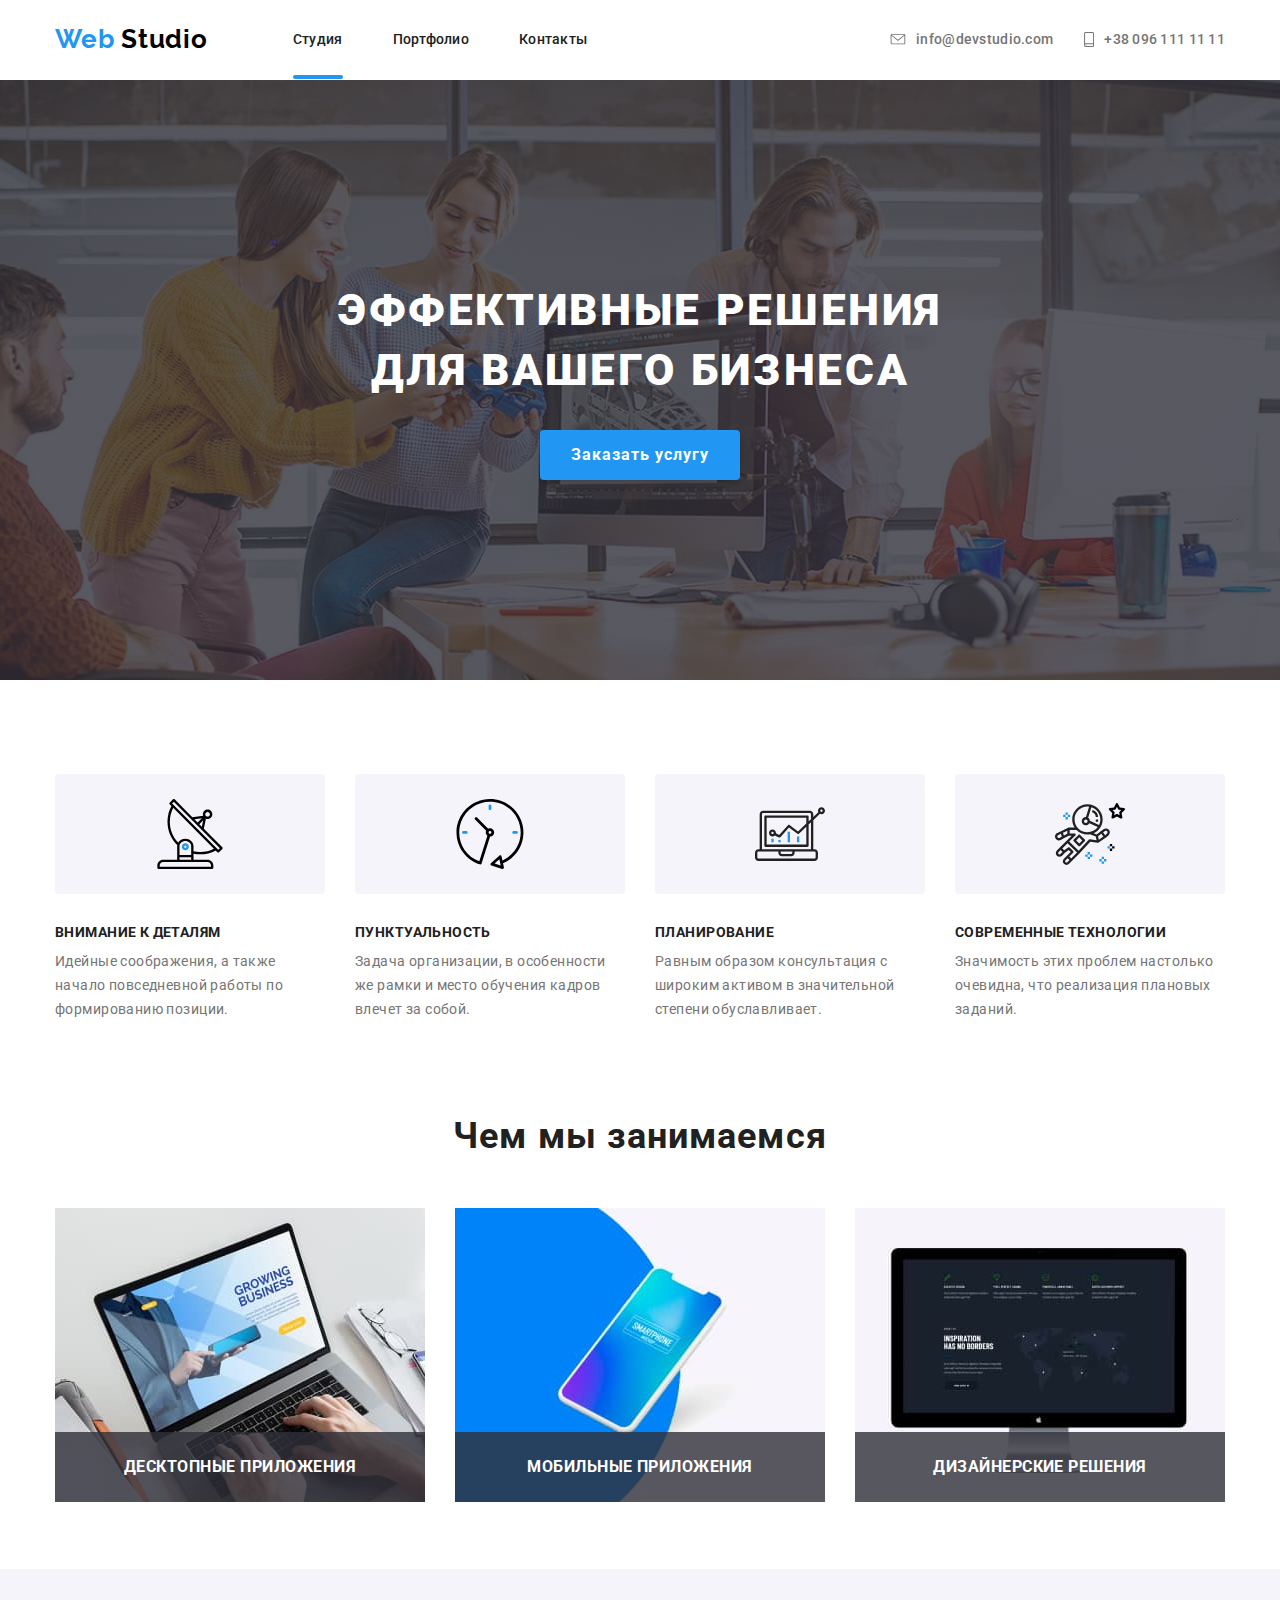
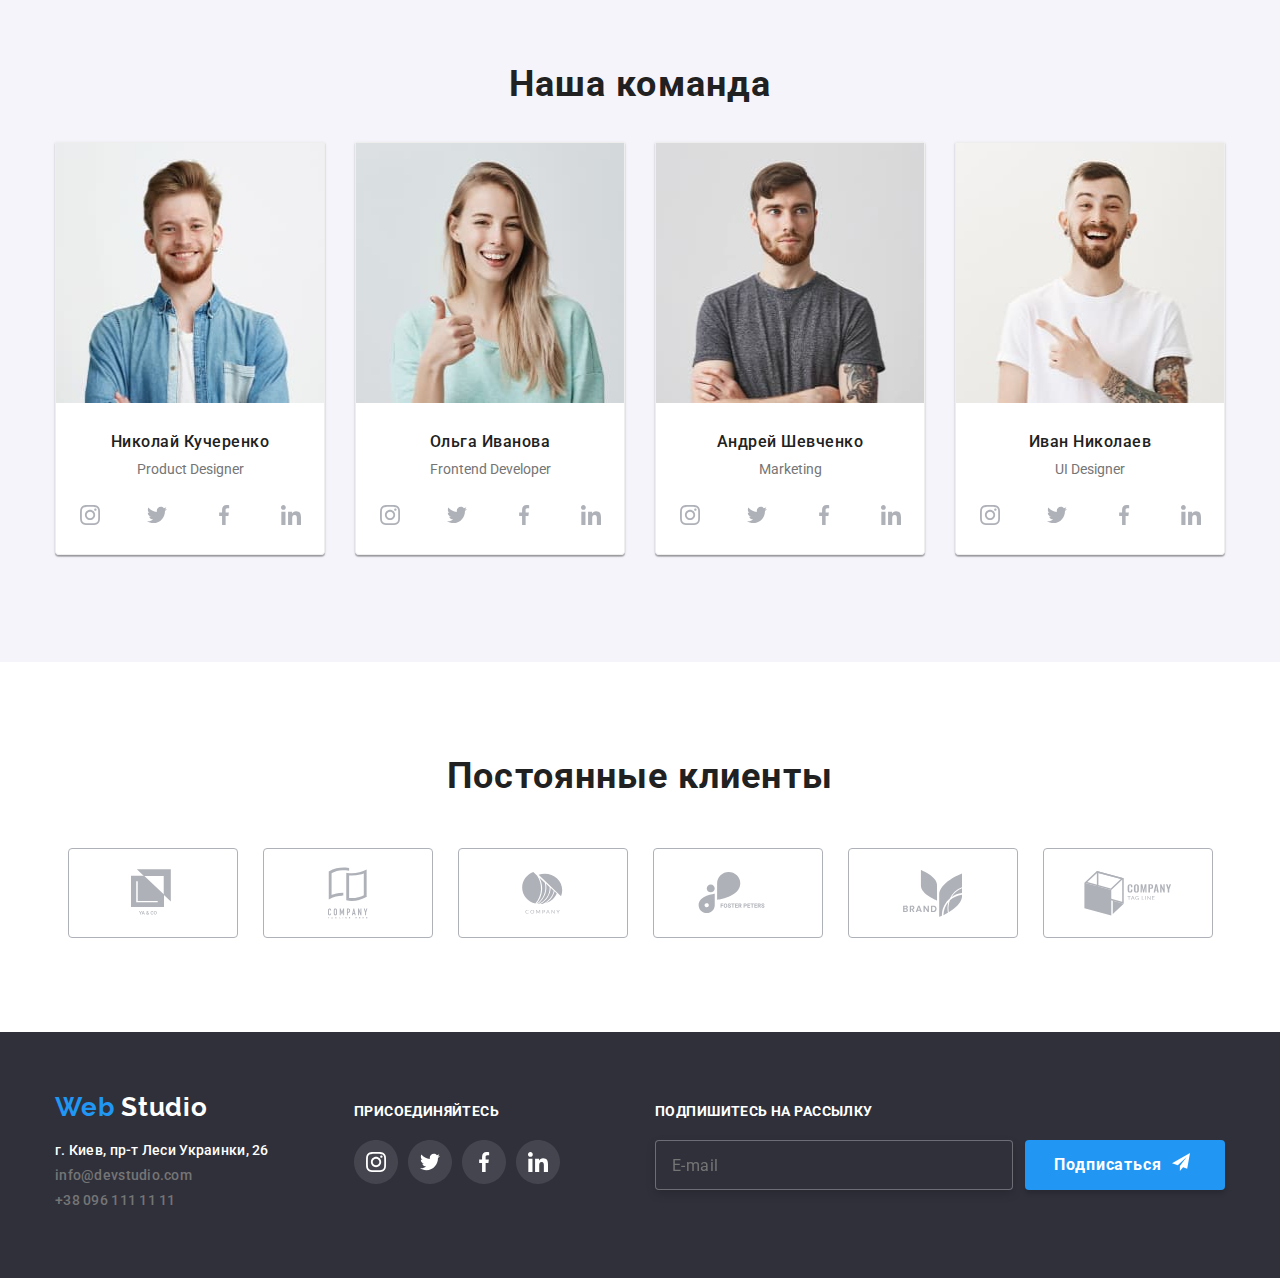
<file: index.html>
<!DOCTYPE html>
<html lang="ru">

<head>
  <meta charset="UTF-8" />
  <meta name="viewport" content="width=device-width, initial-scale=1.0" />
  <title>Web Studio</title>
  <link rel="stylesheet" href="./css/main.min.css" />
  <link href="https://fonts.googleapis.com/css2?family=Roboto:wght@400;500;700&display=swap" rel="stylesheet" />
</head>

<body>
  <!--Хедер-->
  <header class="header">
    <div class="container">
      <nav class="navigation">
        <a class="logo-link-header link" href="./index.html">Web<span class="logo-studio-header"> Studio</span></a>

        <ul class="navigation-list list">
          <li class="navigation-list-item">
            <a class="navigation-list-link link current" href="./index.html">Студия</a>
          </li>
          <li class="navigation-list-item">
            <a class="navigation-list-link link" href="./portfolio.html">Портфолио</a>
          </li>
          <li class="navigation-list-item">
            <a class="navigation-list-link link" href="">Контакты</a>
          </li>
        </ul>
      </nav>

      <div class="header-contacts">
        <address class="address">
          <ul class="header-address list">

            <li class="mail-link-block">
              <a class="company-address-header link" href="mailto:info@devstudio.com">
                <svg class="company-address-svg" width="16" height="11">
                  <use href="./images/icons/symbol-defs.svg#envelope"></use>
                </svg>
                info@devstudio.com
              </a>
            </li>

            <li class="phone-link-block">
              <a class="company-address-header link" href="tel:+380961111111">
                <svg class="company-address-svg" width="10" height="15">
                  <use href="./images/icons/symbol-defs.svg#smartphone"></use>
                </svg>
                +38 096 111 11 11
              </a>
            </li>

          </ul>
        </address>
      </div>
    </div>
  </header>

  <main>
    <!--Герой-->
    <section class="hero">
      <div class="container">
        <h1 class="hero-title">
          Эффективные решения<br>для вашего бизнеса
        </h1>
        <div class="hero-button">
          <button class="button" data-open-modal>Заказать услугу</button>
        </div>

        <div class="backdrop is-hidden" data-backdrop>
          <div class="modal">
            <form class="contact-form" autocomplete="on">

              <button class="close-button" data-close-modal>
                <svg class="close-button-icon">
                  <use href="./images/icons/symbol-defs.svg#close"></use>
                </svg>
              </button>

              <b class="modal-title">Оставьте свои данные, мы вам перезвоним</b>

              <div class="input-div">
                <input class="contact-form-input" type="text" name="user-name" placeholder=" " id="user-name">
                <svg class="input-icon">
                  <use href="./images/icons/symbol-defs.svg#person-black"></use>
                </svg>
                <label class="contact-form-label" for="user-name">Имя</label>
              </div>

              <div class="input-div">
                <input class="contact-form-input" type="tel" name="user-phone" placeholder=" " id="user-phone">
                <svg class="input-icon">
                  <use href="./images/icons/symbol-defs.svg#phone-black"></use>
                </svg>
                <label class="contact-form-label" for="user-phone">Телефон</label>
              </div>

              <div class="input-div">
                <input class="contact-form-input" type="email" name="user-email" placeholder=" " id="user-email">
                <svg class="input-icon">
                  <use href="./images/icons/symbol-defs.svg#email-black"></use>
                </svg>
                <label class="contact-form-label" for="user-email">Почта</label>
              </div>

              <div class="input-div">
                <textarea class="user-comment" name="user-message" id="user-comment" placeholder=" "></textarea>
                <label class="comment-label" for="user-comment">Комментарий</label>
              </div>

              <div class="checkbox-div">
                <label class="checkbox-label">
                  <input class="checkbox-input" type="checkbox" name="checkbox-name"><span>Соглашаюсь с рассылкой и
                    принимаю <a href="#">Условия договора</a></span>
                  <svg class="checkbox-icon">
                    <use href="./images/icons/symbol-defs.svg#icon-check"></use>
                  </svg>
                </label>
              </div>

              <button class="submit-button" type="submit">Отправить</button>
            </form>
          </div>
        </div>

        <script>
          const refs = {
            openModalBtn: document.querySelector("[data-open-modal]"),
            closeModalBtn: document.querySelector("[data-close-modal]"),
            backdrop: document.querySelector("[data-backdrop]"),
          };

          refs.openModalBtn.addEventListener("click", toggleModal);
          refs.closeModalBtn.addEventListener("click", toggleModal);

          refs.backdrop.addEventListener("click", logBackdropClick);

          function toggleModal() {
            refs.backdrop.classList.toggle("is-hidden");
          }

          function logBackdropClick() {
            console.log("Это клик в бекдроп");
          }
        </script>

      </div>
    </section>

    <!--Преимущества-->
    <section class="advantages">
      <div class="container">
        <h2 hidden>Наши преимущества</h2>
        <ul class="advantages-list list">
          <li class="advantages-list-item list">
            <div class="advantages-icon-div">
              <svg class="advantage-link-icon">
                <use href="./images/icons/symbol-defs.svg#advantage-1"></use>
              </svg>
            </div>
            <h3 class="advantage-name">Внимание к деталям</h3>
            <p class="advantage-description">
              Идейные соображения, а также начало повседневной работы по
              формированию позиции.
            </p>
          </li>


          <li class="advantages-list-item list">
            <div class="advantages-icon-div">
              <svg class="advantage-link-icon">
                <use href="./images/icons/symbol-defs.svg#advantage-2"></use>
              </svg>
            </div>
            <h3 class="advantage-name">Пунктуальность</h3>
            <p class="advantage-description">
              Задача организации, в особенности же рамки и место обучения
              кадров влечет за собой.
            </p>
          </li>

          <li class="advantages-list-item list">
            <div class="advantages-icon-div">
              <svg class="advantage-link-icon">
                <use href="./images/icons/symbol-defs.svg#advantage-3"></use>
              </svg>
            </div>
            <h3 class="advantage-name">Планирование</h3>
            <p class="advantage-description">
              Равным образом консультация с широким активом в значительной
              степени обуславливает.
            </p>
          </li>

          <li class="advantages-list-item list">
            <div class="advantages-icon-div">
              <svg class="advantage-link-icon">
                <use href="./images/icons/symbol-defs.svg#advantage-4"></use>
              </svg>
            </div>
            <h3 class="advantage-name">Современные технологии</h3>
            <p class="advantage-description">
              Значимость этих проблем настолько очевидна, что реализация
              плановых заданий.
            </p>
          </li>
        </ul>
      </div>
    </section>

    <!--Чем мы занимаемся-->
    <section class="activities">
      <div class="container">
        <h2 class="section-title">Чем мы занимаемся</h2>
        <ul class="activities-list list">

          <li class="activities-list-item">
            <h3 class="activities-list-item-name">Десктопные приложения</h3>
            <img src="./images/activity-1.jpg" alt="Ноутбук" width="370" height="294" />
          </li>

          <li class="activities-list-item">
            <h3 class="activities-list-item-name">Мобильные приложения</h3>
            <img src="./images/activity-2.jpg" alt="Смартфон" width="370" height="294" />
          </li>

          <li class="activities-list-item">
            <h3 class="activities-list-item-name">Дизайнерские решения</h3>
            <img src="./images/activity-3.jpg" alt="Стационарный компьютер" width="370" height="294" />
          </li>

        </ul>
      </div>
    </section>

    <!--Наша команда-->
    <section class="team">
      <div class="container">
        <h2 class="section-title">Наша команда</h2>
        <ul class="team-members-list list">
          <li class="team-member">
            <div class="team-card-image">
              <img class="team-member-image" src="./images/team-member-1.jpg" alt="фото члена команды" width="270"
                height="260" />
            </div>
            <div class="team-card-content">
              <h3 class="team-member-name">Николай Кучеренко</h3>
              <p class="team-member-position">Product Designer</p>
              <ul class="team-member-social-links list">

                <li class="team-member-social-links-item">
                  <a class="team-member-social-link" href="" aria-label="Ссылка на профиль Инстаграм">
                    <svg class="team-member-social-link-icon">
                      <use href="./images/icons/symbol-defs.svg#instagram"></use>
                    </svg>
                  </a>
                </li>
                <li class="team-member-social-links-item">
                  <a class="team-member-social-link" href="" aria-label="Ссылка на профиль Твиттер">
                    <svg class="team-member-social-link-icon">
                      <use href="./images/icons/symbol-defs.svg#twitter"></use>
                    </svg>
                  </a>
                </li>
                <li class="team-member-social-links-item">
                  <a class="team-member-social-link" href="" aria-label="Ссылка на профиль Фейсбук">
                    <svg class="team-member-social-link-icon">
                      <use href="./images/icons/symbol-defs.svg#facebook"></use>
                    </svg>
                  </a>
                </li>
                <li class="team-member-social-links-item">
                  <a class="team-member-social-link" href="" aria-label="Ссылка на профиль Линкедин">
                    <svg class="team-member-social-link-icon">
                      <use href="./images/icons/symbol-defs.svg#linkedin"></use>
                    </svg>
                  </a>
                </li>

              </ul>
            </div>
          </li>

          <li class="team-member">
            <div class="team-card-image">
              <img class="team-member-image" src="./images/team-member-2.jpg" alt="фото члена команды" width="270"
                height="260" />
            </div>
            <div class="team-card-content">
              <h3 class="team-member-name">Ольга Иванова</h3>
              <p class="team-member-position">Frontend Developer</p>
              <ul class="team-member-social-links list">

                <li class="team-member-social-links-item">
                  <a class="team-member-social-link" href="" aria-label="Ссылка на профиль Инстаграм">
                    <svg class="team-member-social-link-icon">
                      <use href="./images/icons/symbol-defs.svg#instagram"></use>
                    </svg>
                  </a>
                </li>
                <li class="team-member-social-links-item">
                  <a class="team-member-social-link" href="" aria-label="Ссылка на профиль Твиттер">
                    <svg class="team-member-social-link-icon">
                      <use href="./images/icons/symbol-defs.svg#twitter"></use>
                    </svg>
                  </a>
                </li>
                <li class="team-member-social-links-item">
                  <a class="team-member-social-link" href="" aria-label="Ссылка на профиль Фейсбук">
                    <svg class="team-member-social-link-icon">
                      <use href="./images/icons/symbol-defs.svg#facebook"></use>
                    </svg>
                  </a>
                </li>
                <li class="team-member-social-links-item">
                  <a class="team-member-social-link" href="" aria-label="Ссылка на профиль Линкедин">
                    <svg class="team-member-social-link-icon">
                      <use href="./images/icons/symbol-defs.svg#linkedin"></use>
                    </svg>
                  </a>
                </li>

              </ul>
            </div>
          </li>

          <li class="team-member">
            <div class="team-card-image">
              <img class="team-member-image" src="./images/team-member-3.jpg" alt="фото члена команды" width="270"
                height="260" />
            </div>
            <div class="team-card-content">
              <h3 class="team-member-name">Андрей Шевченко</h3>
              <p class="team-member-position">Marketing</p>
              <ul class="team-member-social-links list">

                <li class="team-member-social-links-item">
                  <a class="team-member-social-link" href="" aria-label="Ссылка на профиль Инстаграм">
                    <svg class="team-member-social-link-icon">
                      <use href="./images/icons/symbol-defs.svg#instagram"></use>
                    </svg>
                  </a>
                </li>
                <li class="team-member-social-links-item">
                  <a class="team-member-social-link" href="" aria-label="Ссылка на профиль Твиттер">
                    <svg class="team-member-social-link-icon">
                      <use href="./images/icons/symbol-defs.svg#twitter"></use>
                    </svg>
                  </a>
                </li>
                <li class="team-member-social-links-item">
                  <a class="team-member-social-link" href="" aria-label="Ссылка на профиль Фейсбук">
                    <svg class="team-member-social-link-icon">
                      <use href="./images/icons/symbol-defs.svg#facebook"></use>
                    </svg>
                  </a>
                </li>
                <li class="team-member-social-links-item">
                  <a class="team-member-social-link" href="" aria-label="Ссылка на профиль Линкедин">
                    <svg class="team-member-social-link-icon">
                      <use href="./images/icons/symbol-defs.svg#linkedin"></use>
                    </svg>
                  </a>
                </li>

              </ul>
            </div>
          </li>

          <li class="team-member">
            <div class="team-card-image">
              <img class="team-member-image" src="./images/team-member-4.jpg" alt="фото члена команды" width="270"
                height="260" />
            </div>
            <div class="team-card-content">
              <h3 class="team-member-name">Иван Николаев</h3>
              <p class="team-member-position">UI Designer</p>
              <ul class="team-member-social-links list">

                <li class="team-member-social-links-item">
                  <a class="team-member-social-link" href="" aria-label="Ссылка на профиль Инстаграм">
                    <svg class="team-member-social-link-icon">
                      <use href="./images/icons/symbol-defs.svg#instagram"></use>
                    </svg>
                  </a>
                </li>
                <li class="team-member-social-links-item">
                  <a class="team-member-social-link" href="" aria-label="Ссылка на профиль Твиттер">
                    <svg class="team-member-social-link-icon">
                      <use href="./images/icons/symbol-defs.svg#twitter"></use>
                    </svg>
                  </a>
                </li>
                <li class="team-member-social-links-item">
                  <a class="team-member-social-link" href="" aria-label="Ссылка на профиль Фейсбук">
                    <svg class="team-member-social-link-icon">
                      <use href="./images/icons/symbol-defs.svg#facebook"></use>
                    </svg>
                  </a>
                </li>
                <li class="team-member-social-links-item">
                  <a class="team-member-social-link" href="" aria-label="Ссылка на профиль Линкедин">
                    <svg class="team-member-social-link-icon">
                      <use href="./images/icons/symbol-defs.svg#linkedin"></use>
                    </svg>
                  </a>
                </li>

              </ul>
            </div>
          </li>
        </ul>
      </div>
    </section>

    <!--Постоянные клиенты-->
    <section class="clients">
      <div class="container">
        <h2 class="section-title">Постоянные клиенты</h2>
        <ul class="clients-list list">
          <li class="clients-list-item">
            <a class="client-logo-link" href="" aria-label="логотип компании-клиента">
              <svg class="client-logo-svg" width="44" height="49">
                <use href="./images/icons/symbol-defs.svg#logo-1"></use>
              </svg>
            </a>
          </li>
          <li class="clients-list-item">
            <a class="client-logo-link" href="" aria-label="логотип компании-клиента">
              <svg class="client-logo-svg" width="40" height="52">
                <use href="./images/icons/symbol-defs.svg#logo-2"></use>
              </svg>
            </a>
          </li>
          <li class="clients-list-item">
            <a class="client-logo-link" href="" aria-label="логотип компании-клиента">
              <svg class="client-logo-svg" width="41" height="42">
                <use href="./images/icons/symbol-defs.svg#logo-3"></use>
              </svg>
            </a>
          </li>
          <li class="clients-list-item">
            <a class="client-logo-link" href="" aria-label="логотип компании-клиента">
              <svg class="client-logo-svg" width="80" height="42">
                <use href="./images/icons/symbol-defs.svg#logo-4"></use>
              </svg>
            </a>
          </li>
          <li class="clients-list-item">
            <a class="client-logo-link" href="" aria-label="логотип компании-клиента">
              <svg class="client-logo-svg" width="59" height="47">
                <use href="./images/icons/symbol-defs.svg#logo-5"></use>
              </svg>
            </a>
          </li>
          <li class="clients-list-item">
            <a class="client-logo-link" href="" aria-label="логотип компании-клиента">
              <svg class="client-logo-svg" width="88" height="45">
                <use href="./images/icons/symbol-defs.svg#logo-6"></use>
              </svg>
            </a>
          </li>
        </ul>
      </div>
    </section>
  </main>

  <footer>
    <!--Контакты-->
    <section class="footer">
      <div class="container">
        <h2 hidden>Контакты</h2>
        <div class="footer-contacts">
          <a class="logo-link-footer link" href="./index.html">Web<span class="logo-studio-footer"> Studio</span></a>
          <address class="address">
            <ul class="list">
              <li>
                <a class="company-address link" href="https://goo.gl/maps/VdEKPKN24WeTXLv36" target="_blank">г. Киев,
                  пр-т Леси Украинки, 26</a>
              </li>
              <li>
                <a class="company-mail-footer link" href="mailto:info@devstudio.com">info@devstudio.com
                </a>
              </li>
              <li>
                <a class="company-phone-footer link" href="tel:+380961111111">+38 096 111 11 11
                </a>
              </li>
            </ul>
          </address>
        </div>

        <div class="footer-join">
          <b class="join">Присоединяйтесь</b>
          <ul class="join-links-list list">
            <li class="join-links-item">
              <a class="join-logo-link link" href="">
                <svg class="join-logo-link-svg">
                  <use href="./images/icons/symbol-defs.svg#instagram-footer"></use>
                </svg>
              </a>
            </li>
            <li class="join-links-item">
              <a class="join-logo-link link" href="">
                <svg class="join-logo-link-svg">
                  <use href="./images/icons/symbol-defs.svg#twitter-footer"></use>
                </svg>
              </a>
            </li>
            <li class="join-links-item">
              <a class="join-logo-link link" href="">
                <svg class="join-logo-link-svg">
                  <use href="./images/icons/symbol-defs.svg#facebook-footer"></use>
                </svg>
              </a>
            </li>
            <li class="join-links-item">
              <a class="join-logo-link link" href="">
                <svg class="join-logo-link-svg">
                  <use href="./images/icons/symbol-defs.svg#linkedin-footer"></use>
                </svg>
              </a>
            </li>
          </ul>
        </div>

        <div class="footer-subscribe">

          <form action="#" method="GET" class="subscribe-form">
            <b class="subscribe">Подпишитесь на рассылку</b>
            <div class="subscribe-block">

              <input type="email" name="user email" class="subscribe-input" placeholder="E-mail">

              <button type="submit" class="subscribe-button">
                Подписаться
                <svg class="subscribe-button-icon" width="24" height="24">
                  <use href="./images/icons/symbol-defs.svg#send"></use>
                </svg>
              </button>
            </div>
          </form>

        </div>
      </div>
    </section>
  </footer>
</body>

</html>
</file>
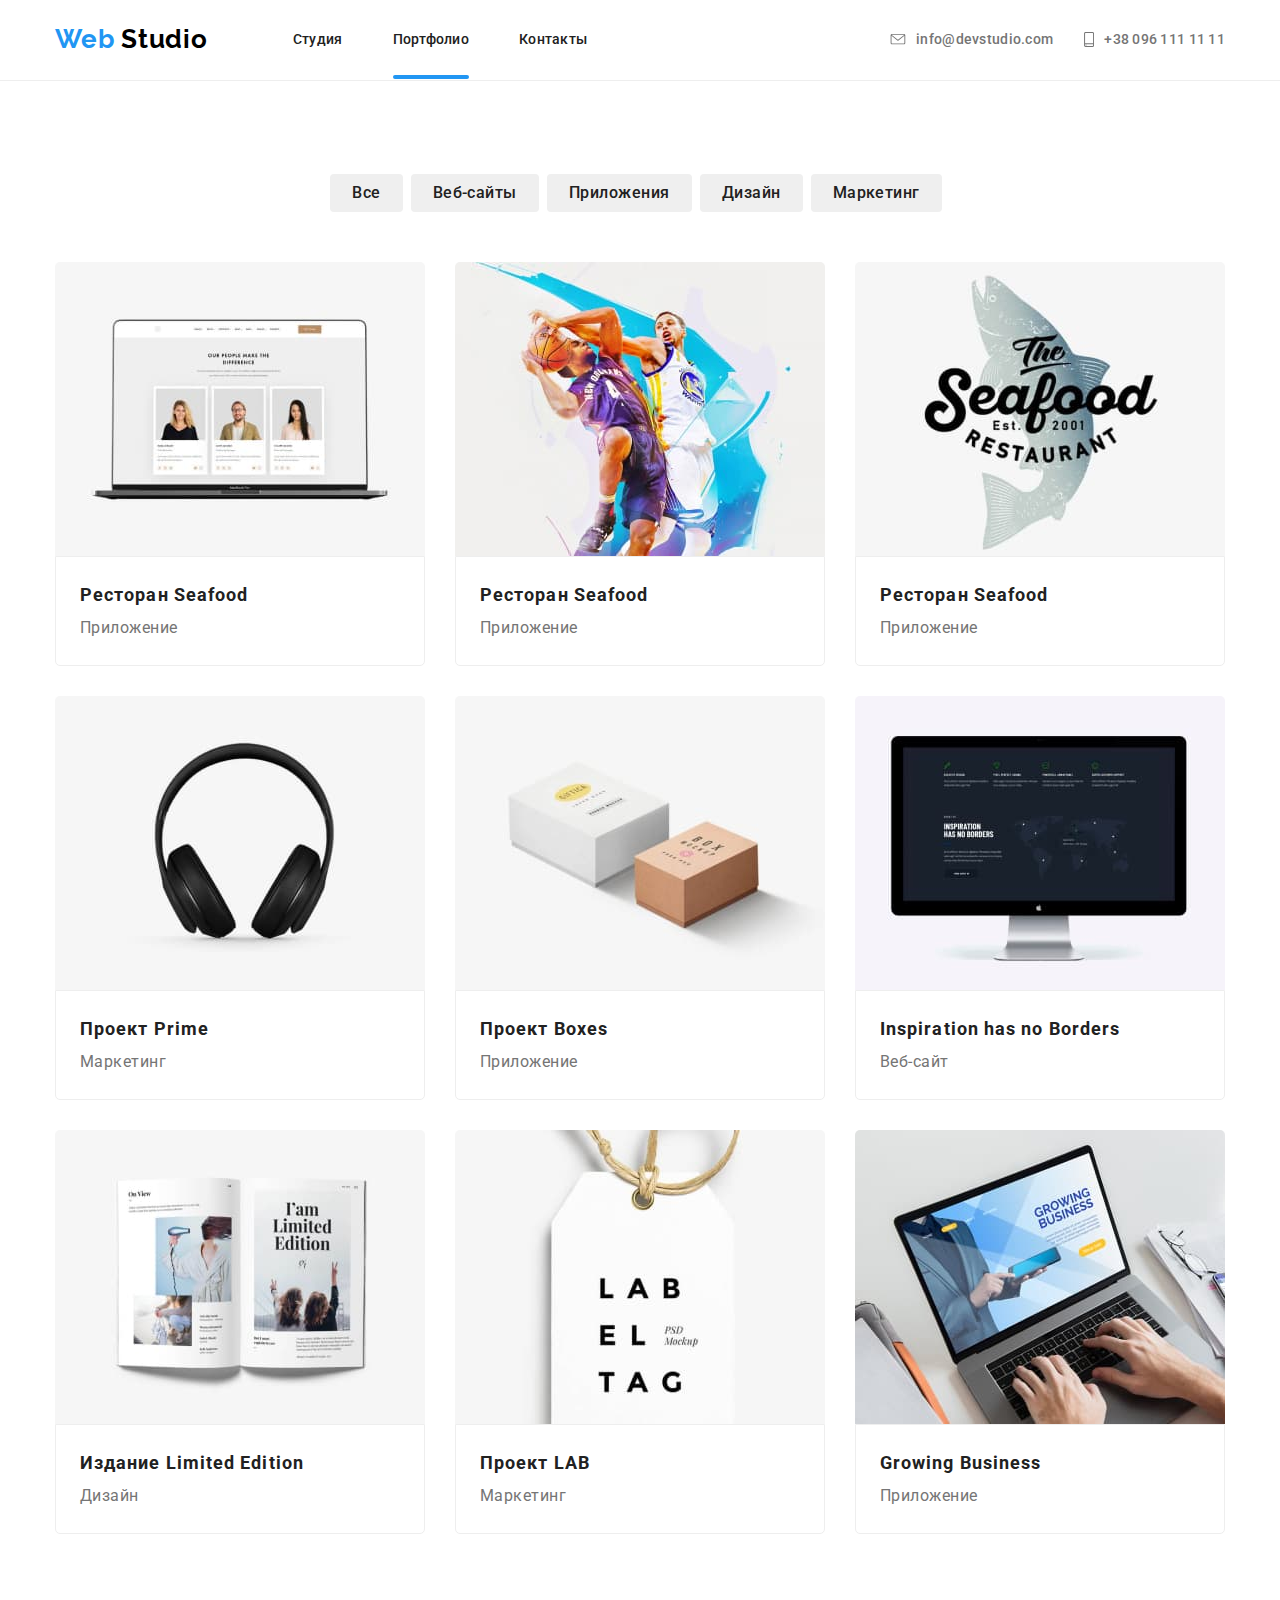
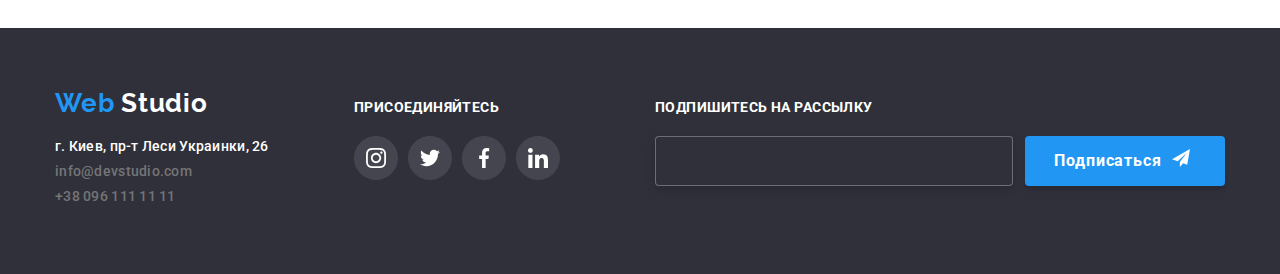
<file: portfolio.html>
<!DOCTYPE html>
<html lang="ru">

<head>
    <meta charset="UTF-8">
    <meta name="viewport" content="width=device-width, initial-scale=1.0">
    <title>Web Studio</title>
    <link rel="stylesheet" href="./css/portfolio.min.css">
    <link href="https://fonts.googleapis.com/css2?family=Roboto:wght@400;500;700&display=swap" rel="stylesheet">

</head>

<body>

    <!--Хедер-->
    <header class="header">
        <div class="container">
            <nav class="navigation">
                <a class="logo-link-header link" href="./index.html">Web<span class="logo-studio-header">
                        Studio</span></a>

                <ul class="navigation-list list">
                    <li class="navigation-list-item">
                        <a class="navigation-list-link link" href="./index.html">Студия</a>
                    </li>
                    <li class="navigation-list-item">
                        <a class="navigation-list-link link current" href="./portfolio.html">Портфолио</a>
                    </li>
                    <li class="navigation-list-item">
                        <a class="navigation-list-link link" href="">Контакты</a>
                    </li>
                </ul>
            </nav>

            <div class="header-contacts">
                <address class="address">
                    <ul class="header-address list">

                        <li class="mail-link-block">
                            <a class="company-address-header link" href="mailto:info@devstudio.com">
                                <svg class="company-address-svg" width="16" height="11">
                                    <use class="envelope" href="./images/icons/symbol-defs.svg#envelope"></use>
                                </svg>
                                info@devstudio.com
                            </a>
                        </li>

                        <li class="phone-link-block">
                            <a class="company-address-header link" href="tel:+380961111111">
                                <svg class="company-address-svg" width="10" height="15">
                                    <use class="smartphone" href="./images/icons/symbol-defs.svg#smartphone"></use>
                                </svg>
                                +38 096 111 11 11
                            </a>
                        </li>

                    </ul>
                </address>
            </div>
        </div>
    </header>

    <main>
        <!--Портфолио-->
        <section class="portfolio">
            <div class="container">
                <h1 hidden>Портфолио</h1>
                <ul class="portfolio-button-list list">
                    <li>
                        <button class="portfolio-button-list-item" type="button">Все</button>
                    </li>
                    <li>
                        <button class="portfolio-button-list-item" type="button">Веб-сайты</button>
                    </li>
                    <li>
                        <button class="portfolio-button-list-item" type="button">Приложения</button>
                    </li>
                    <li>
                        <button class="portfolio-button-list-item" type="button">Дизайн</button>
                    </li>
                    <li>
                        <button class="portfolio-button-list-item" type="button">Маркетинг</button>
                    </li>
                </ul>

                <ul class="portfolio-example-list list">

                    <li class="portfolio-example-list-item">
                        <a class="portfolio-card-link link" href="">
                            <div class="portfolio-card">
                                <img src="./images/portfolio-1.jpg" alt="ноутбук" width="370" height="294">
                                <div class="overlay">
                                    <p class="overlay-text">Технокряк это современная площадка распространения
                                        коронавируса.
                                        Компании используют эту платформу для цифрового шпионажа и атак на защищённые
                                        сервера конкурентов.</p>
                                </div>
                            </div>
                            <div class="portfolio-card-content">
                                <h3 class="portfolio-example-title">Ресторан Seafood</h3>
                                <p class="portfolio-example-text">Приложение</p>
                            </div>
                        </a>
                    </li>

                    <li class="portfolio-example-list-item">
                        <a class="portfolio-card-link link" href="">
                            <div class="portfolio-card">
                                <img src="./images/portfolio-2.jpg" alt="баскетболисты" width="370" height="294">
                                <div class="overlay">
                                    <p class="overlay-text">Технокряк это современная площадка распространения
                                        коронавируса.
                                        Компании используют эту платформу для цифрового шпионажа и атак на защищённые
                                        сервера конкурентов.</p>
                                </div>
                            </div>
                            <div class="portfolio-card-content">
                                <h3 class="portfolio-example-title">Ресторан Seafood</h3>
                                <p class="portfolio-example-text">Приложение</p>
                            </div>
                        </a>
                    </li>

                    <li class="portfolio-example-list-item">
                        <a class="portfolio-card-link link" href="">
                            <div class="portfolio-card">
                                <img src="./images/portfolio-3.jpg" alt="лого ресторана" width="370" height="294">
                                <div class="overlay">
                                    <p class="overlay-text">Технокряк это современная площадка распространения
                                        коронавируса.
                                        Компании используют эту платформу для цифрового шпионажа и атак на защищённые
                                        сервера конкурентов.</p>
                                </div>
                            </div>
                            <div class="portfolio-card-content">
                                <h3 class="portfolio-example-title">Ресторан Seafood</h3>
                                <p class="portfolio-example-text">Приложение</p>
                            </div>
                        </a>
                    </li>

                    <li class="portfolio-example-list-item">
                        <a class="portfolio-card-link link" href="">
                            <div class="portfolio-card">
                                <img src="./images/portfolio-4.jpg" alt="наушники" width="370" height="294">
                                <div class="overlay">
                                    <p class="overlay-text">Технокряк это современная площадка распространения
                                        коронавируса.
                                        Компании используют эту платформу для цифрового шпионажа и атак на защищённые
                                        сервера конкурентов.</p>
                                </div>
                            </div>
                            <div class="portfolio-card-content">
                                <h3 class="portfolio-example-title">Проект Prime</h3>
                                <p class="portfolio-example-text">Маркетинг</p>
                            </div>
                        </a>
                    </li>

                    <li class="portfolio-example-list-item">
                        <a class="portfolio-card-link link" href="">
                            <div class="portfolio-card">
                                <img src="./images/portfolio-5.jpg" alt="коробки" width="370" height="294">
                                <div class="overlay">
                                    <p class="overlay-text">Технокряк это современная площадка распространения
                                        коронавируса.
                                        Компании используют эту платформу для цифрового шпионажа и атак на защищённые
                                        сервера конкурентов.</p>
                                </div>
                            </div>
                            <div class="portfolio-card-content">
                                <h3 class="portfolio-example-title">Проект Boxes</h3>
                                <p class="portfolio-example-text">Приложение</p>
                            </div>
                        </a>
                    </li>

                    <li class="portfolio-example-list-item">
                        <a class="portfolio-card-link link" href="">
                            <div class="portfolio-card">
                                <img src="./images/portfolio-6.jpg" alt="ПК" width="370" height="294">
                                <div class="overlay">
                                    <p class="overlay-text">Технокряк это современная площадка распространения
                                        коронавируса.
                                        Компании используют эту платформу для цифрового шпионажа и атак на защищённые
                                        сервера конкурентов.</p>
                                </div>
                            </div>
                            <div class="portfolio-card-content">
                                <h3 class="portfolio-example-title">Inspiration has no Borders</h3>
                                <p class="portfolio-example-text">Веб-сайт</p>
                            </div>
                        </a>
                    </li>

                    <li class="portfolio-example-list-item">
                        <a class="portfolio-card-link link" href="">
                            <div class="portfolio-card">
                                <img src="./images/portfolio-7.jpg" alt="журнал" width="370" height="294">
                                <div class="overlay">
                                    <p class="overlay-text">Технокряк это современная площадка распространения
                                        коронавируса.
                                        Компании используют эту платформу для цифрового шпионажа и атак на защищённые
                                        сервера конкурентов.</p>
                                </div>
                            </div>
                            <div class="portfolio-card-content">
                                <h3 class="portfolio-example-title">Издание Limited Edition</h3>
                                <p class="portfolio-example-text">Дизайн</p>
                            </div>
                        </a>
                    </li>

                    <li class="portfolio-example-list-item">
                        <a class="portfolio-card-link link" href="">
                            <div class="portfolio-card">
                                <img src="./images/portfolio-8.jpg" alt="лого проекта" width="370" height="294">
                                <div class="overlay">
                                    <p class="overlay-text">Технокряк это современная площадка распространения
                                        коронавируса.
                                        Компании используют эту платформу для цифрового шпионажа и атак на защищённые
                                        сервера конкурентов.</p>
                                </div>
                            </div>
                            <div class="portfolio-card-content">
                                <h3 class="portfolio-example-title">Проект LAB</h3>
                                <p class="portfolio-example-text">Маркетинг</p>
                            </div>
                        </a>
                    </li>

                    <li class="portfolio-example-list-item">
                        <a class="portfolio-card-link link" href="">
                            <div class="portfolio-card">
                                <img src="./images/portfolio-9.jpg" alt="ноутбук" width="370" height="294">
                                <div class="overlay">
                                    <p class="overlay-text">Технокряк это современная площадка распространения
                                        коронавируса.
                                        Компании используют эту платформу для цифрового шпионажа и атак на защищённые
                                        сервера конкурентов.</p>
                                </div>
                            </div>
                            <div class="portfolio-card-content">
                                <h3 class="portfolio-example-title">Growing Business</h3>
                                <p class="portfolio-example-text">Приложение</p>
                            </div>
                        </a>
                    </li>

                </ul>
            </div>

        </section>
    </main>

    <footer>
        <!--Контакты-->
        <section class="footer">
            <div class="container">
                <h2 hidden>Контакты</h2>
                <div class="footer-contacts">
                    <a class="logo-link-footer link" href="./index.html">Web<span class="logo-studio-footer">
                            Studio</span></a>
                    <address class="address">
                        <ul class="list">
                            <li>
                                <a class="company-address link" href="https://goo.gl/maps/VdEKPKN24WeTXLv36"
                                    target="_blank">г.
                                    Киев,
                                    пр-т Леси Украинки, 26</a>
                            </li>
                            <li>
                                <a class="company-mail-footer link" href="mailto:info@devstudio.com">info@devstudio.com
                                </a>
                            </li>
                            <li>
                                <a class="company-phone-footer link" href="tel:+380961111111">+38 096 111 11 11
                                </a>
                            </li>
                        </ul>
                    </address>
                </div>

                <div class="footer-join">
                    <b class="join">Присоединяйтесь</b>
                    <ul class="join-links-list list">
                        <li class="join-links-item">
                            <a class="join-logo-link" href="">
                                <svg class="join-logo-link-svg">
                                    <use href="./images/icons/symbol-defs.svg#instagram-footer"></use>
                                </svg>
                            </a>
                        </li>
                        <li class="join-links-item">
                            <a class="join-logo-link" href="">
                                <svg class="join-logo-link-svg">
                                    <use href="./images/icons/symbol-defs.svg#twitter-footer"></use>
                                </svg>
                            </a>
                        </li>
                        <li class="join-links-item">
                            <a class="join-logo-link" href="">
                                <svg class="join-logo-link-svg">
                                    <use href="./images/icons/symbol-defs.svg#facebook-footer"></use>
                                </svg>
                            </a>
                        </li>
                        <li class="join-links-item">
                            <a class="join-logo-link" href="">
                                <svg class="join-logo-link-svg">
                                    <use href="./images/icons/symbol-defs.svg#linkedin-footer"></use>
                                </svg>
                            </a>
                        </li>
                    </ul>
                </div>

                <div class="footer-subscribe">
                    <form action="#" method="GET" class="subscribe-form">
                        <b class="subscribe">Подпишитесь на рассылку</b>

                        <div class="subscribe-block">
                            <input type="email" name="user email" class="subscribe-input">

                            <button type="submit" class="subscribe-button">
                                Подписаться
                                <svg class="subscribe-button-icon" width="24" height="24">
                                    <use href="./images/icons/symbol-defs.svg#send"></use>
                                </svg>
                            </button>
                        </div>

                    </form>
                </div>
            </div>
        </section>
    </footer>
</body>
</file>
<file: css/main.min.css>
/*! normalize.css v8.0.1 | MIT License | github.com/necolas/normalize.css */html{line-height:1.15;-webkit-text-size-adjust:100%}body{margin:0}main{display:block}h1{font-size:2em;margin:0.67em 0}hr{box-sizing:content-box;height:0;overflow:visible}pre{font-family:monospace, monospace;font-size:1em}a{background-color:transparent}abbr[title]{border-bottom:none;text-decoration:underline;text-decoration:underline dotted}b,strong{font-weight:bolder}code,kbd,samp{font-family:monospace, monospace;font-size:1em}small{font-size:80%}sub,sup{font-size:75%;line-height:0;position:relative;vertical-align:baseline}sub{bottom:-0.25em}sup{top:-0.5em}img{border-style:none}button,input,optgroup,select,textarea{font-family:inherit;font-size:100%;line-height:1.15;margin:0}button,input{overflow:visible}button,select{text-transform:none}button,[type="button"],[type="reset"],[type="submit"]{-webkit-appearance:button}button::-moz-focus-inner,[type="button"]::-moz-focus-inner,[type="reset"]::-moz-focus-inner,[type="submit"]::-moz-focus-inner{border-style:none;padding:0}button:-moz-focusring,[type="button"]:-moz-focusring,[type="reset"]:-moz-focusring,[type="submit"]:-moz-focusring{outline:1px dotted ButtonText}fieldset{padding:0.35em 0.75em 0.625em}legend{box-sizing:border-box;color:inherit;display:table;max-width:100%;padding:0;white-space:normal}progress{vertical-align:baseline}textarea{overflow:auto}[type="checkbox"],[type="radio"]{box-sizing:border-box;padding:0}[type="number"]::-webkit-inner-spin-button,[type="number"]::-webkit-outer-spin-button{height:auto}[type="search"]{-webkit-appearance:textfield;outline-offset:-2px}[type="search"]::-webkit-search-decoration{-webkit-appearance:none}::-webkit-file-upload-button{-webkit-appearance:button;font:inherit}details{display:block}summary{display:list-item}template{display:none}[hidden]{display:none}@font-face{font-family:"Raleway";font-style:normal;font-weight:700;src:local("Raleway Bold"),local("Raleway-Bold"),url("../fonts/raleway-v16-latin-700.woff2") format("woff2"),url("../fonts/raleway-v16-latin-700.woff") format("woff")}html{box-sizing:border-box}*,*::before,*::after{box-sizing:inherit;margin:0;padding:0}body{background-color:#ffffff;font-family:"Roboto",sans-serif;font-size:14px}.link{text-decoration:none;color:inherit}.list{list-style:none;padding-left:0;padding-right:0}.section-title{font-weight:700;font-size:36px;line-height:1.16;text-align:center;letter-spacing:0.03em;color:#212121}ul,li,h1,h2,h3,h4,h5,h6,p{margin-top:0;margin-bottom:0}img{display:block;max-width:100%}.container{width:1200px;padding-left:15px;padding-right:15px;margin-left:auto;margin-right:auto}.backdrop{position:fixed;top:0;left:0;z-index:999;width:100%;height:100%;background:rgba(0,0,0,0.2)}.backdrop.is-hidden{opacity:0;pointer-events:none}.modal{position:absolute;top:50%;left:50%;transform:translate(-50%, -50%);width:528px;height:581px;background:#FFFFFF;box-shadow:0px 1px 3px rgba(0,0,0,0.12),0px 1px 1px rgba(0,0,0,0.14),0px 2px 1px rgba(0,0,0,0.2);border-radius:4px}.contact-form{position:relative;padding:40px;display:flex;flex-direction:column;box-sizing:border-box;background-color:#FFFFFF}.close-button{position:absolute;top:1%;right:1%;border-radius:50%;width:30px;height:30px;cursor:pointer;background:#FFFFFF;border:1px solid rgba(0,0,0,0.1)}.close-button-icon{margin-top:3px;width:11px;height:11px}.close-button:hover .close-button-icon,.close-button:focus .close-button-icon{fill:#2196f3;cursor:pointer}.input-div{position:relative}.modal-title{font-style:400;font-weight:700;font-size:20px;line-height:1.15;letter-spacing:0.03em;color:#212121;margin-bottom:30px;margin-left:auto;margin-right:auto}.contact-form-label[placehoder],.checkbox-label{font-weight:400;font-size:14px;line-height:16px;letter-spacing:0.01em;color:#757575}.contact-form-input[placehoder],.checkbox-input[placehoder]{margin-left:42px}.input-icon{position:absolute;top:0;left:0;width:18px;height:18px;margin-left:16px;margin-top:11px;margin-bottom:11px;margin-right:8px;fill:#212121}.contact-form-label{position:absolute;top:0;left:0;margin-left:42px;margin-top:12px;margin-bottom:12px;color:#757575;transition:250ms}.contact-form-input:focus,.user-comment:focus{outline:none;border-color:#2196f3}.contact-form-input:focus ~ .contact-form-label,.contact-form-input:not(:placeholder-shown) ~ .contact-form-label{color:#2196f3;transform:translateY(-30px) translateX(-28px)}.contact-form-input:focus ~ .input-icon,.contact-form-input:not(:placeholder-shown) ~ .input-icon{fill:#2196f3}.user-comment:focus ~ .comment-label,.user-comment:not(:placeholder-shown) ~ .comment-label{color:#2196f3;transform:translateY(-31px) translateX(-2px);margin:0}.user-comment:focus+[placeholder]{display:hidden}.contact-form-input{width:448px;height:40px;margin-bottom:28px;padding-left:42px;padding-right:16px;box-sizing:border-box;border:1px solid rgba(33,33,33,0.2);border-radius:4px}.comment-label{position:absolute;top:0;left:0;font-weight:400;font-size:14px;line-height:16px;letter-spacing:0.01em;color:#757575;transition:250ms;padding-left:16px;padding-top:12px}.user-comment{width:448px;height:120px;resize:none;box-sizing:border-box;margin-bottom:20px;padding-left:16px;padding-right:16px;padding-top:12px;padding-bottom:12px;border:1px solid rgba(33,33,33,0.2);border-radius:4px}.checkbox-div{position:relative;margin-bottom:30px}.checkbox-input{-webkit-appearance:none;-moz-appearance:none;appearance:none;position:absolute}.checkbox-input:checked ~ .checkbox-icon{background-color:#2196f3;border:none}.checkbox-label{display:flex;justify-content:center;align-items:center;flex-direction:row-reverse;font-weight:400;font-size:14px;line-height:16px;letter-spacing:0.01em;color:#757575}.checkbox-icon{box-sizing:border-box;width:16px;height:15px;fill:#fff;background-color:#fff;border:2px solid #212121;border-radius:1px;margin-right:9px}.submit-button{font-weight:700;font-size:16px;line-height:1.87;letter-spacing:0.06em;color:#ffffff;background-color:#2196f3;width:200px;height:50px;outline:none;border:unset;cursor:pointer;box-shadow:0px 4px 4px rgba(0,0,0,0.15);border-radius:4px;margin-left:auto;margin-right:auto}.header .container{display:flex;align-items:center;justify-content:space-between}.navigation-list{display:flex}.navigation{display:flex;align-items:center}.logo-link-header{font-family:"Raleway",sans-serif;font-weight:700;font-size:26px;line-height:1.19;letter-spacing:0.03em;color:#2196f3;padding-top:24px;padding-bottom:25px;margin-right:85px}.logo-studio-header{color:#000}.header-address{display:flex}.company-address-header{font-weight:500;font-size:14px;font-style:normal;line-height:1.14;letter-spacing:0.02em;color:#757575;padding-top:32px;padding-bottom:32px;display:flex;align-items:center}.company-address-header:hover,.company-address-header:focus{color:#2196f3;transition:250ms cubic-bezier(0.4, 0, 0.2, 1)}.company-address-svg{fill:currentColor;margin-right:10px}.mail-link-block{margin-right:31px}.navigation-list-link{position:relative;font-weight:500;font-size:14px;font-style:normal;line-height:1.14;letter-spacing:0.02em;color:#212121;transition:250ms cubic-bezier(0.4, 0, 0.2, 1);padding-top:32px;padding-bottom:32px}.navigation-list-link:hover,.navigation-list-link:focus{color:#2196f3}.navigation-list-link .current{color:#2196F3}.current::after{position:absolute;content:"";width:100%;height:4px;background-color:#2196F3;border-radius:2px;bottom:0;display:block}.navigation-list-item:not(:last-child){margin-right:50px}.hero{background-image:linear-gradient(to bottom, rgba(47,48,58,0.8), rgba(47,48,58,0.8)),url(../images/header-background.jpg);background-repeat:no-repeat;background-position:center;background-size:cover;padding-top:200px;padding-bottom:200px;text-align:center}.hero-title{font-weight:900;font-size:44px;line-height:60px;text-align:center;letter-spacing:0.06em;text-transform:uppercase;color:#fff;margin-bottom:30px}.button{font-weight:700;font-size:16px;line-height:1.87;letter-spacing:0.06em;color:#ffffff;background-color:#2196f3;width:200px;height:50px;outline:none;border:unset;cursor:pointer;box-shadow:0px 4px 4px rgba(0,0,0,0.15);border-radius:4px}.advantages{padding-top:94px;padding-bottom:94px}.advantage-name{font-weight:700;font-size:14px;line-height:16px;letter-spacing:0.03em;text-transform:uppercase;color:#212121}.advantage-description{font-weight:400;font-size:14px;line-height:1.71;letter-spacing:0.03em;color:#757575}.advantage-link-icon{width:70px;height:70px}.advantages-icon-div{width:270px;height:120px;background:#F5F4FA;border-radius:4px;display:flex;justify-content:center;align-items:center}.advantages-list{display:flex;justify-content:center}.advantages-list-item:not(:last-child){margin-right:30px}.advantage-name{margin-top:30px;margin-bottom:10px}.link-icon{fill:#2f303a}.activities{padding-top:0;padding-bottom:67px}.activities .section-title{margin-bottom:50px}.activities-list{display:flex;justify-content:center}.activities-list-item{position:relative}.activities-list-item:not(:last-child){margin-right:30px}.activities-list-item-name{position:absolute;bottom:0;font-weight:700;font-size:1.14;line-height:16px;text-align:center;letter-spacing:0.03em;text-transform:uppercase;color:#fff;background:rgba(47,48,58,0.8);width:370px;height:70px;display:flex;justify-content:center;align-items:center}.team{background-color:#f5f4fa;padding-top:94px;padding-bottom:107px}.team .section-title{font-weight:700;font-size:36px;line-height:42px;text-align:center;letter-spacing:0.03em;color:#212121;margin-bottom:37px}.team-members-list{display:flex;justify-content:center}.team-member{border:1px solid #eeeeee;border-bottom-right-radius:4px;border-bottom-left-radius:4px;overflow:hidden;box-shadow:0px 2px 1px rgba(0,0,0,0.2),0px 1px 1px rgba(0,0,0,0.14),0px 1px 3px rgba(0,0,0,0.12)}.team-card-content{background-color:#ffffff}.team-member-name{font-weight:500;font-size:16px;line-height:1.18;letter-spacing:0.03em;color:#212121;display:flex;justify-content:center}.team-member-position{font-weight:400;color:#757575;margin-bottom:16px;display:flex;justify-content:center}.team-member-social-links{display:flex;justify-content:space-around;padding-bottom:17px}.team-member-social-links-item{width:44px;height:44px;display:flex;justify-content:center;align-items:center}.team-member-social-link{width:44px;height:44px;border-radius:50%;fill:#AFB1B8;display:flex;align-items:center;justify-content:center;transition:250ms cubic-bezier(0.4, 0, 0.2, 1)}.team-member-social-link:hover,.team-member-social-link:focus{background-color:#2196f3}.team-member-social-link-icon{width:20px;height:20px;transition:250ms cubic-bezier(0.4, 0, 0.2, 1)}.team-member-social-link:hover .team-member-social-link-icon,.team-member-social-link:focus .team-member-social-link-icon{fill:#fff}.team-member:not(:last-child){margin-right:30px}.team-member-name{padding-top:30px;margin-bottom:10px}.clients{padding-top:94px;padding-bottom:94px}.clients .section-title{margin-bottom:50px}.clients-list{display:flex;justify-content:space-around}.client-logo-svg{fill:#AFB1B8;transition:250ms cubic-bezier(0.4, 0, 0.2, 1)}.client-logo-link:hover .client-logo-svg,.client-logo-link:focus .client-logo-svg{fill:#2196f3}.client-logo-link{width:170px;height:90px;border:1px solid #AFB1B8;border-radius:4px;display:flex;justify-content:center;align-items:center;transition:250ms cubic-bezier(0.4, 0, 0.2, 1)}.client-logo-link:hover,.client-logo-link:focus{border-color:#2196f3}.footer{padding-top:60px;padding-bottom:60px;background-color:#2f303a}.footer .container{display:flex;align-items:baseline;justify-content:space-between}.company-address{display:block;margin-bottom:9px;font-weight:500;font-size:14px;font-style:normal;line-height:1.14;letter-spacing:0.02em;color:#fff}.company-mail-footer,.company-phone-footer{font-weight:500;font-size:14px;font-style:normal;line-height:1.14;letter-spacing:0.02em;color:#757575;display:block;margin-bottom:9px}.join,.subscribe{display:block;margin-bottom:20px;font-weight:700;font-size:14px;line-height:1.14;letter-spacing:0.03em;text-transform:uppercase;color:#fff}.logo-link-footer{font-family:"Raleway",sans-serif;font-weight:700;font-size:26px;line-height:1.19;letter-spacing:0.03em;color:#2196f3;display:block;margin-bottom:20px}.logo-studio-footer{color:#ffffff}.join-links-list{display:flex;justify-content:space-between}.join-logo-link{height:44px;width:44px;display:block;border-radius:50%;transition:250ms cubic-bezier(0.4, 0, 0.2, 1)}.join-logo-link:hover,.join-logo-link:focus{background-color:#2196f3}.join-logo-link:not(last-child){margin-right:10px}.join-logo-link-svg{width:44px;height:44px;fill:#fff}.subscribe-button{font-weight:700;font-size:16px;line-height:1.87;letter-spacing:0.06em;color:#ffffff;background-color:#2196f3;width:200px;height:50px;outline:none;border:unset;cursor:pointer;box-shadow:0px 4px 4px rgba(0,0,0,0.15);border-radius:4px;display:flex;align-items:center;justify-content:center}.subscribe-button-icon{fill:#fff;margin-left:10px}.subscribe-input{display:flex;width:358px;height:50px;background-color:#2f303a;border:1px solid rgba(255,255,255,0.3);filter:drop-shadow(0px 4px 4px rgba(0,0,0,0.15));border-radius:4px;margin-right:12px}.subscribe-input[placeholder]{padding-left:16px;font-weight:400;font-size:16px;line-height:1.25px;letter-spacing:0.03em;color:rgba(255,255,255,0.6)}.subscribe-block{display:flex}
/*# sourceMappingURL=main.min.css.map */
</file>
<file: css/portfolio.min.css>
/*! normalize.css v8.0.1 | MIT License | github.com/necolas/normalize.css */html{line-height:1.15;-webkit-text-size-adjust:100%}body{margin:0}main{display:block}h1{font-size:2em;margin:0.67em 0}hr{box-sizing:content-box;height:0;overflow:visible}pre{font-family:monospace, monospace;font-size:1em}a{background-color:transparent}abbr[title]{border-bottom:none;text-decoration:underline;text-decoration:underline dotted}b,strong{font-weight:bolder}code,kbd,samp{font-family:monospace, monospace;font-size:1em}small{font-size:80%}sub,sup{font-size:75%;line-height:0;position:relative;vertical-align:baseline}sub{bottom:-0.25em}sup{top:-0.5em}img{border-style:none}button,input,optgroup,select,textarea{font-family:inherit;font-size:100%;line-height:1.15;margin:0}button,input{overflow:visible}button,select{text-transform:none}button,[type="button"],[type="reset"],[type="submit"]{-webkit-appearance:button}button::-moz-focus-inner,[type="button"]::-moz-focus-inner,[type="reset"]::-moz-focus-inner,[type="submit"]::-moz-focus-inner{border-style:none;padding:0}button:-moz-focusring,[type="button"]:-moz-focusring,[type="reset"]:-moz-focusring,[type="submit"]:-moz-focusring{outline:1px dotted ButtonText}fieldset{padding:0.35em 0.75em 0.625em}legend{box-sizing:border-box;color:inherit;display:table;max-width:100%;padding:0;white-space:normal}progress{vertical-align:baseline}textarea{overflow:auto}[type="checkbox"],[type="radio"]{box-sizing:border-box;padding:0}[type="number"]::-webkit-inner-spin-button,[type="number"]::-webkit-outer-spin-button{height:auto}[type="search"]{-webkit-appearance:textfield;outline-offset:-2px}[type="search"]::-webkit-search-decoration{-webkit-appearance:none}::-webkit-file-upload-button{-webkit-appearance:button;font:inherit}details{display:block}summary{display:list-item}template{display:none}[hidden]{display:none}@font-face{font-family:"Raleway";font-style:normal;font-weight:700;src:local("Raleway Bold"),local("Raleway-Bold"),url("../fonts/raleway-v16-latin-700.woff2") format("woff2"),url("../fonts/raleway-v16-latin-700.woff") format("woff")}html{box-sizing:border-box}*,*::before,*::after{box-sizing:inherit;margin:0;padding:0}body{background-color:#ffffff;font-family:"Roboto",sans-serif;font-size:14px}.link{text-decoration:none;color:inherit}.list{list-style:none;padding-left:0;padding-right:0}.section-title{font-weight:700;font-size:36px;line-height:1.16;text-align:center;letter-spacing:0.03em;color:#212121}ul,li,h1,h2,h3,h4,h5,h6,p{margin-top:0;margin-bottom:0}img{display:block;max-width:100%}.container{width:1200px;padding-left:15px;padding-right:15px;margin-left:auto;margin-right:auto}.header .container{display:flex;align-items:center;justify-content:space-between}.navigation-list{display:flex}.navigation{display:flex;align-items:center}.logo-link-header{font-family:"Raleway",sans-serif;font-weight:700;font-size:26px;line-height:1.19;letter-spacing:0.03em;color:#2196f3;padding-top:24px;padding-bottom:25px;margin-right:85px}.logo-studio-header{color:#000}.header-address{display:flex}.company-address-header{font-weight:500;font-size:14px;font-style:normal;line-height:1.14;letter-spacing:0.02em;color:#757575;padding-top:32px;padding-bottom:32px;display:flex;align-items:center}.company-address-header:hover,.company-address-header:focus{color:#2196f3;transition:250ms cubic-bezier(0.4, 0, 0.2, 1)}.company-address-svg{fill:currentColor;margin-right:10px}.mail-link-block{margin-right:31px}.navigation-list-link{position:relative;font-weight:500;font-size:14px;font-style:normal;line-height:1.14;letter-spacing:0.02em;color:#212121;transition:250ms cubic-bezier(0.4, 0, 0.2, 1);padding-top:32px;padding-bottom:32px}.navigation-list-link:hover,.navigation-list-link:focus{color:#2196f3}.navigation-list-link .current{color:#2196F3}.current::after{position:absolute;content:"";width:100%;height:4px;background-color:#2196F3;border-radius:2px;bottom:0;display:block}.navigation-list-item:not(:last-child){margin-right:50px}.portfolio{border-top:1px solid #eeeeee;padding-top:93px;padding-bottom:94px}.portfolio-button-list{display:flex;justify-content:center;margin-bottom:50px}.portfolio-button-list-item{font-weight:500;font-size:16px;line-height:1.62;letter-spacing:0.03em;color:#212121;border:unset;padding-left:22px;padding-right:22px;padding-top:6px;padding-bottom:6px;cursor:pointer;border-radius:4px;margin-right:8px;transition:250ms cubic-bezier(0.4, 0, 0.2, 1)}.portfolio-button-list-item:hover,.portfolio-button-list-item:focus{color:#fff;background-color:#2196f3;box-shadow:0px 2px 2px rgba(0,0,0,0.12),0px 1px 2px rgba(0,0,0,0.08),0px 3px 1px rgba(0,0,0,0.1)}.overlay{position:absolute;top:100%;bottom:0;opacity:1;width:100%;height:100%;background:rgba(33,150,243,0.9);transition:250ms cubic-bezier(0.4, 0, 0.2, 1)}.portfolio-card-link:hover .overlay,.portfolio-card-link:focus .overlay{transform:translatey(0);top:0}.overlay-text{font-weight:400;font-size:18px;line-height:1.55;letter-spacing:0.03em;color:#fff;padding-top:65px;padding-bottom:65px;padding-left:24px;padding-right:24px}.portfolio-card-link{width:370px;height:404px;display:block}.portfolio-card-link:hover,.portfolio-card-link:focus{box-shadow:1px 4px 6px rgba(0,0,0,0.16),0px 4px 4px rgba(0,0,0,0.06),0px 1px 1px rgba(0,0,0,0.12)}.portfolio-example-title{font-weight:700;font-size:18px;line-height:2;letter-spacing:0.06em;color:#212121}.portfolio-example-text{font-weight:400;font-size:16px;line-height:30px;letter-spacing:0.03em;color:#757575}.portfolio-example-list{display:flex;flex-wrap:wrap;justify-content:center}.portfolio-example-list-item{width:370px;height:404px;margin-right:30px;margin-bottom:30px}.portfolio-example-list-item:nth-child(3n){margin-right:0}.portfolio-example-list-item:nth-child(n+7){margin-bottom:0}.portfolio-card{position:relative;border-top-right-radius:5px;border-top-left-radius:5px;overflow:hidden}.portfolio-card-content{height:110px;padding-top:20px;padding-bottom:20px;padding-left:24px;padding-right:24px;border:1px solid #eeeeee;border-bottom-right-radius:5px;border-bottom-left-radius:5px;overflow:hidden}.footer{padding-top:60px;padding-bottom:60px;background-color:#2f303a}.footer .container{display:flex;align-items:baseline;justify-content:space-between}.company-address{display:block;margin-bottom:9px;font-weight:500;font-size:14px;font-style:normal;line-height:1.14;letter-spacing:0.02em;color:#fff}.company-mail-footer,.company-phone-footer{font-weight:500;font-size:14px;font-style:normal;line-height:1.14;letter-spacing:0.02em;color:#757575;display:block;margin-bottom:9px}.join,.subscribe{display:block;margin-bottom:20px;font-weight:700;font-size:14px;line-height:1.14;letter-spacing:0.03em;text-transform:uppercase;color:#fff}.logo-link-footer{font-family:"Raleway",sans-serif;font-weight:700;font-size:26px;line-height:1.19;letter-spacing:0.03em;color:#2196f3;display:block;margin-bottom:20px}.logo-studio-footer{color:#ffffff}.join-links-list{display:flex;justify-content:space-between}.join-logo-link{height:44px;width:44px;display:block;border-radius:50%;transition:250ms cubic-bezier(0.4, 0, 0.2, 1)}.join-logo-link:hover,.join-logo-link:focus{background-color:#2196f3}.join-logo-link:not(last-child){margin-right:10px}.join-logo-link-svg{width:44px;height:44px;fill:#fff}.subscribe-button{font-weight:700;font-size:16px;line-height:1.87;letter-spacing:0.06em;color:#ffffff;background-color:#2196f3;width:200px;height:50px;outline:none;border:unset;cursor:pointer;box-shadow:0px 4px 4px rgba(0,0,0,0.15);border-radius:4px;display:flex;align-items:center;justify-content:center}.subscribe-button-icon{fill:#fff;margin-left:10px}.subscribe-input{display:flex;width:358px;height:50px;background-color:#2f303a;border:1px solid rgba(255,255,255,0.3);filter:drop-shadow(0px 4px 4px rgba(0,0,0,0.15));border-radius:4px;margin-right:12px}.subscribe-input[placeholder]{padding-left:16px;font-weight:400;font-size:16px;line-height:1.25px;letter-spacing:0.03em;color:rgba(255,255,255,0.6)}.subscribe-block{display:flex}
/*# sourceMappingURL=portfolio.min.css.map */
</file>
